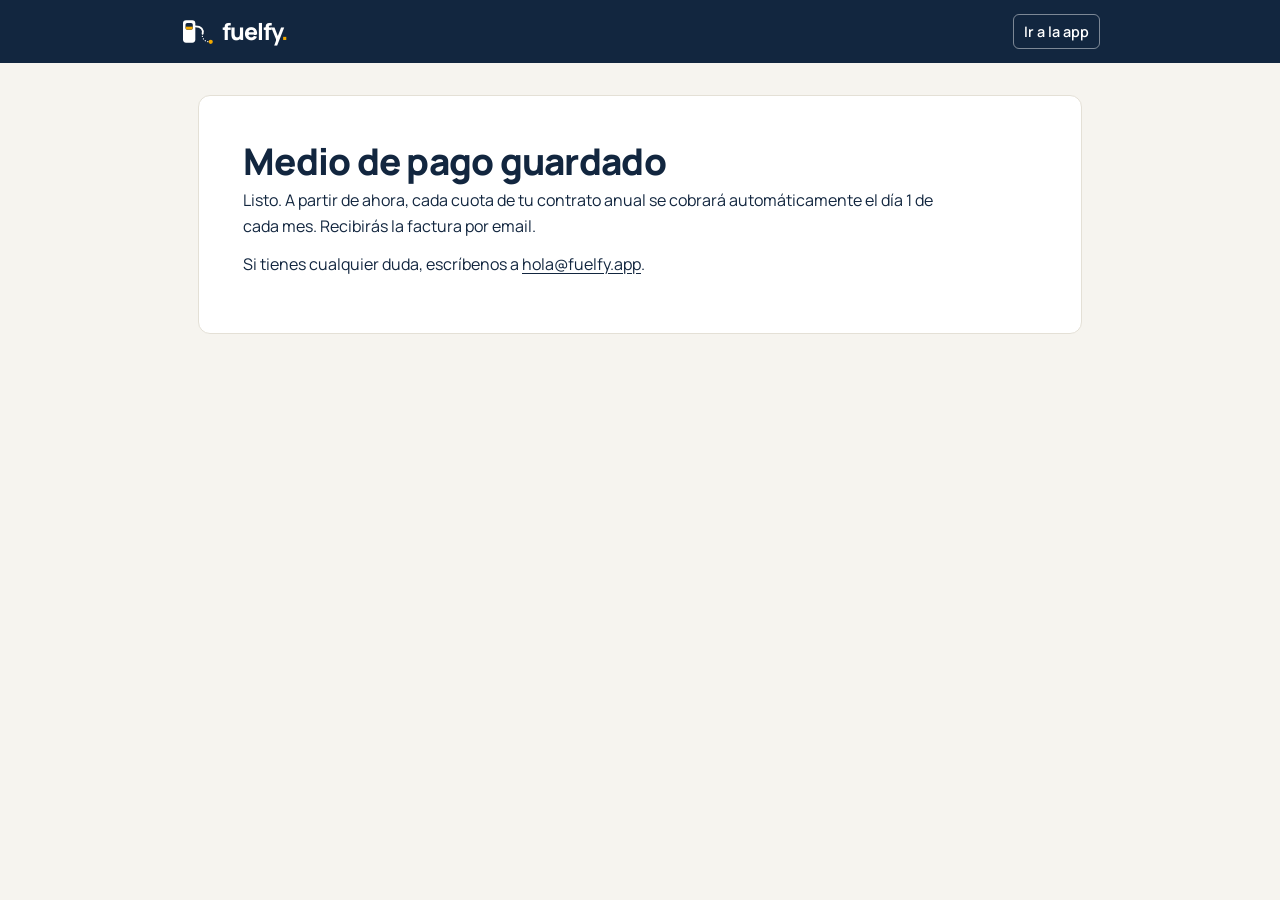
<file: docs/pago/index.html>
<!doctype html>
<html lang="es">
<head>
<meta charset="utf-8">
<meta name="viewport" content="width=device-width, initial-scale=1, viewport-fit=cover">
<title>Medio de pago · Fuelfy</title>
<meta name="robots" content="noindex">
<link rel="icon" href="../iconos/icono-192.png">
<link rel="preconnect" href="https://fonts.googleapis.com">
<link rel="stylesheet" href="https://fonts.googleapis.com/css2?family=Manrope:wght@500;600;700;800&display=swap">
<link rel="stylesheet" href="../legal/legal.css">
</head>
<body>
<header class="cab"><div class="cab-in">
  <a href="../" aria-label="Fuelfy"><svg width="34" height="28" viewBox="0 0 120 100" aria-hidden="true"><defs><clipPath id="lg"><rect x="19" y="18" width="26" height="24" rx="6"/></clipPath></defs><rect x="10" y="8" width="44" height="80" rx="11" fill="#FFFFFF"/><rect x="19" y="18" width="26" height="24" rx="6" fill="#12263F"/><rect x="19" y="31" width="26" height="11" fill="#F2A900" clip-path="url(#lg)"/><path d="M54 30C76 30 84 42 80 56" fill="none" stroke="#FFFFFF" stroke-width="6.5" stroke-linecap="round"/><path d="M80 56C76 70 86 84 102 85" fill="none" stroke="#FFFFFF" stroke-width="4.5" stroke-linecap="round" stroke-dasharray="0.5 9"/><circle cx="109" cy="85" r="7.5" fill="#F2A900"/></svg><span class="wm">fuelfy<i>.</i></span></a>
  <a class="volver" href="../app/">Ir a la app</a>
</div></header>
<main><article>
<h1 id="titulo">Medio de pago guardado</h1>
<p id="texto">Listo. A partir de ahora, cada cuota de tu contrato anual se cobrará automáticamente el día 1 de cada mes. Recibirás la factura por email.</p>
<p>Si tienes cualquier duda, escríbenos a <a href="mailto:hola@fuelfy.app">hola@fuelfy.app</a>.</p>
</article></main>
<script>
if (new URLSearchParams(location.search).has('cancelado')) {
  document.getElementById('titulo').textContent = 'No se ha guardado ningún medio de pago';
  document.getElementById('texto').textContent = 'Has salido sin guardar la tarjeta. Mientras tanto, cada cuota te llegará por email para pagarla. Si quieres el cargo automático, pídenos un enlace nuevo.';
}
</script>
</body>
</html>
</file>
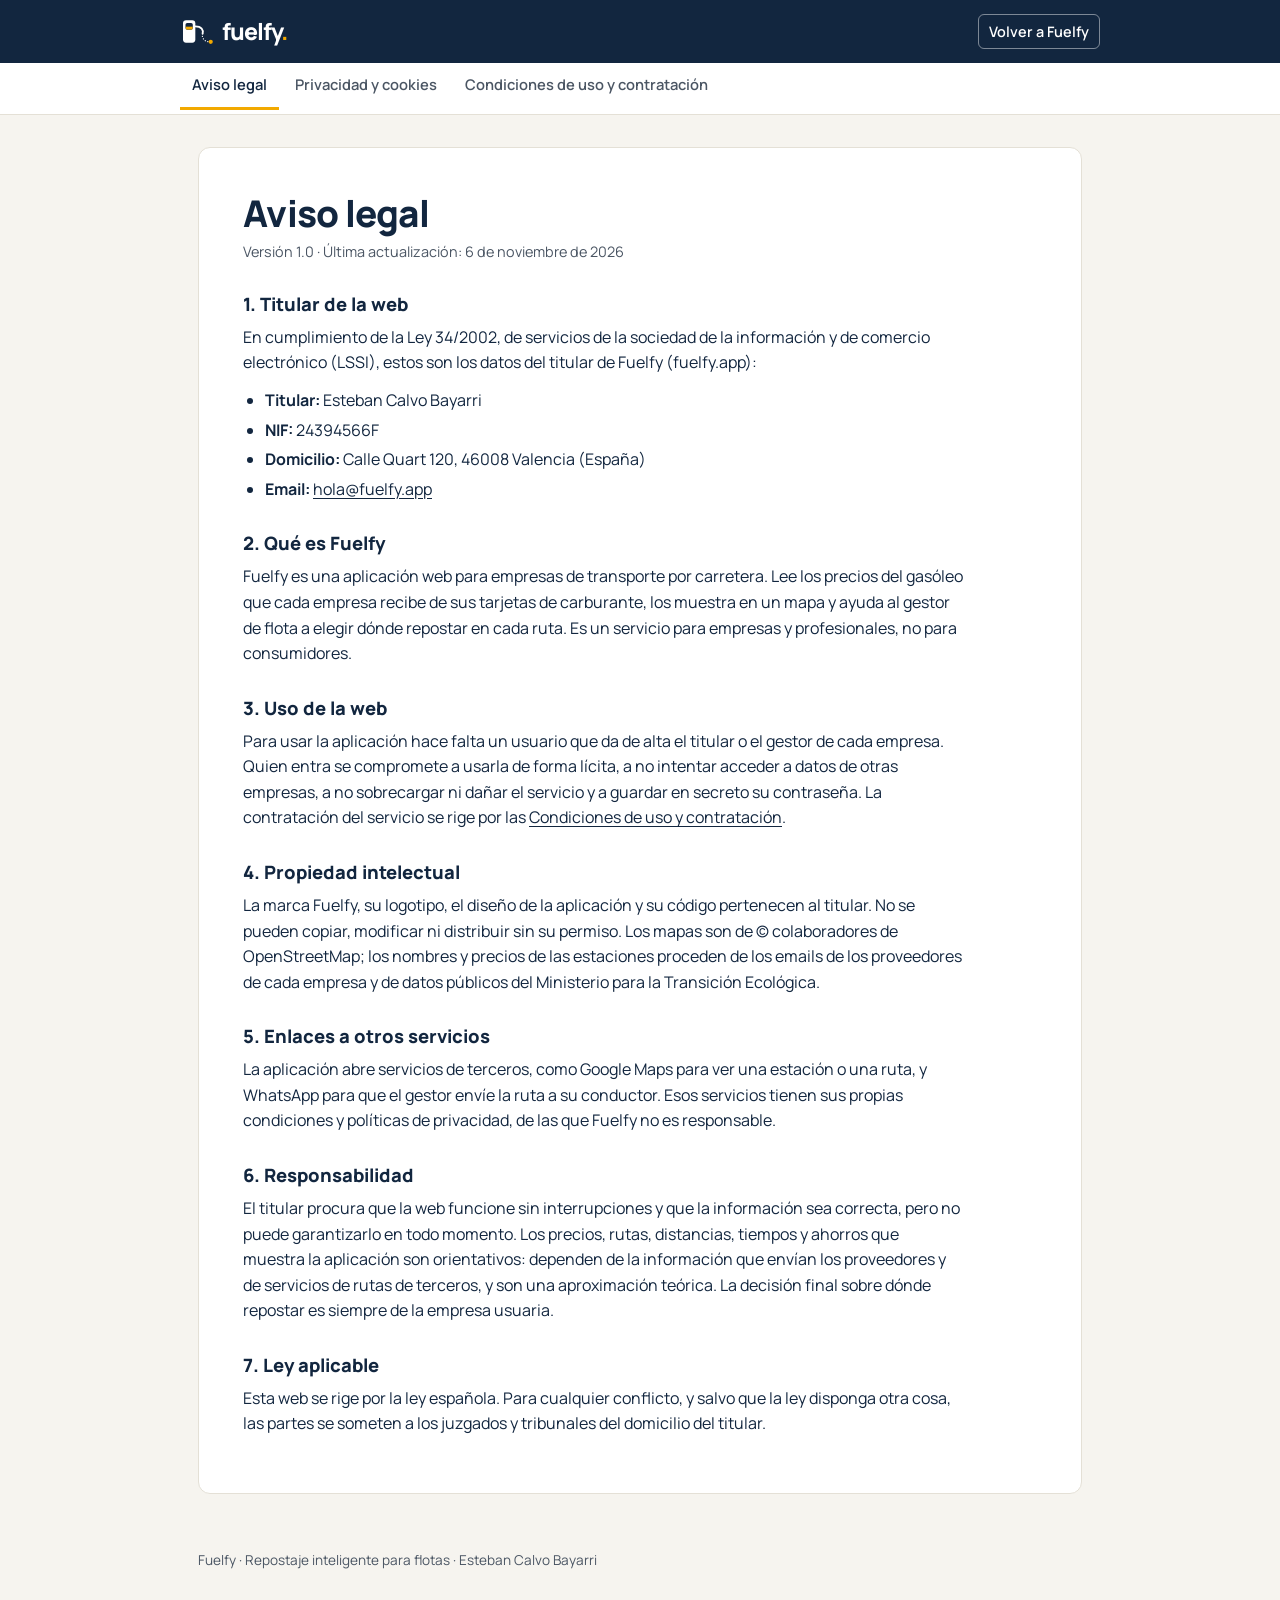
<file: docs/legal/aviso-legal.html>
<!doctype html>
<html lang="es">
<head>
<meta charset="utf-8">
<meta name="viewport" content="width=device-width, initial-scale=1, viewport-fit=cover">
<title>Aviso legal · Fuelfy</title>
<meta name="description" content="Datos del titular de Fuelfy y condiciones de uso de la web.">
<link rel="icon" href="../iconos/icono-192.png">
<link rel="preconnect" href="https://fonts.googleapis.com">
<link rel="stylesheet" href="https://fonts.googleapis.com/css2?family=Manrope:wght@500;600;700;800&display=swap">
<link rel="stylesheet" href="legal.css">
</head>
<body>
<header class="cab"><div class="cab-in">
  <a href="../" aria-label="Fuelfy, volver a la app"><svg width="34" height="28" viewBox="0 0 120 100" aria-hidden="true"><defs><clipPath id="lg"><rect x="19" y="18" width="26" height="24" rx="6"/></clipPath></defs><rect x="10" y="8" width="44" height="80" rx="11" fill="#FFFFFF"/><rect x="19" y="18" width="26" height="24" rx="6" fill="#12263F"/><rect x="19" y="31" width="26" height="11" fill="#F2A900" clip-path="url(#lg)"/><path d="M54 30C76 30 84 42 80 56" fill="none" stroke="#FFFFFF" stroke-width="6.5" stroke-linecap="round"/><path d="M80 56C76 70 86 84 102 85" fill="none" stroke="#FFFFFF" stroke-width="4.5" stroke-linecap="round" stroke-dasharray="0.5 9"/><circle cx="109" cy="85" r="7.5" fill="#F2A900"/></svg><span class="wm">fuelfy<i>.</i></span></a>
  <a class="volver" href="../">Volver a Fuelfy</a>
</div></header>
<nav class="textos" aria-label="Textos legales"><ul><li><a href="aviso-legal.html" aria-current="page">Aviso legal</a></li><li><a href="privacidad.html">Privacidad y cookies</a></li><li><a href="condiciones.html">Condiciones de uso y contratación</a></li></ul></nav>
<main><article>
<h1>Aviso legal</h1>
<p class="fecha">Versión 1.0 · Última actualización: 6 de noviembre de 2026</p>

<h2>1. Titular de la web</h2>
<p>En cumplimiento de la Ley 34/2002, de servicios de la sociedad de la información y de comercio electrónico (LSSI), estos son los datos del titular de Fuelfy (fuelfy.app):</p>
<ul>
  <li><b>Titular:</b> Esteban Calvo Bayarri</li>
  <li><b>NIF:</b> 24394566F</li>
  <li><b>Domicilio:</b> Calle Quart 120, 46008 Valencia (España)</li>
  <li><b>Email:</b> <a href="mailto:hola@fuelfy.app">hola@fuelfy.app</a></li>
</ul>

<h2>2. Qué es Fuelfy</h2>
<p>Fuelfy es una aplicación web para empresas de transporte por carretera. Lee los precios del gasóleo que cada empresa recibe de sus tarjetas de carburante, los muestra en un mapa y ayuda al gestor de flota a elegir dónde repostar en cada ruta. Es un servicio para empresas y profesionales, no para consumidores.</p>

<h2>3. Uso de la web</h2>
<p>Para usar la aplicación hace falta un usuario que da de alta el titular o el gestor de cada empresa. Quien entra se compromete a usarla de forma lícita, a no intentar acceder a datos de otras empresas, a no sobrecargar ni dañar el servicio y a guardar en secreto su contraseña. La contratación del servicio se rige por las <a href="condiciones.html">Condiciones de uso y contratación</a>.</p>

<h2>4. Propiedad intelectual</h2>
<p>La marca Fuelfy, su logotipo, el diseño de la aplicación y su código pertenecen al titular. No se pueden copiar, modificar ni distribuir sin su permiso. Los mapas son de © colaboradores de OpenStreetMap; los nombres y precios de las estaciones proceden de los emails de los proveedores de cada empresa y de datos públicos del Ministerio para la Transición Ecológica.</p>

<h2>5. Enlaces a otros servicios</h2>
<p>La aplicación abre servicios de terceros, como Google Maps para ver una estación o una ruta, y WhatsApp para que el gestor envíe la ruta a su conductor. Esos servicios tienen sus propias condiciones y políticas de privacidad, de las que Fuelfy no es responsable.</p>

<h2>6. Responsabilidad</h2>
<p>El titular procura que la web funcione sin interrupciones y que la información sea correcta, pero no puede garantizarlo en todo momento. Los precios, rutas, distancias, tiempos y ahorros que muestra la aplicación son orientativos: dependen de la información que envían los proveedores y de servicios de rutas de terceros, y son una aproximación teórica. La decisión final sobre dónde repostar es siempre de la empresa usuaria.</p>

<h2>7. Ley aplicable</h2>
<p>Esta web se rige por la ley española. Para cualquier conflicto, y salvo que la ley disponga otra cosa, las partes se someten a los juzgados y tribunales del domicilio del titular.</p>

</article></main>
<footer>Fuelfy · Repostaje inteligente para flotas · Esteban Calvo Bayarri</footer>
</body>
</html>
</file>
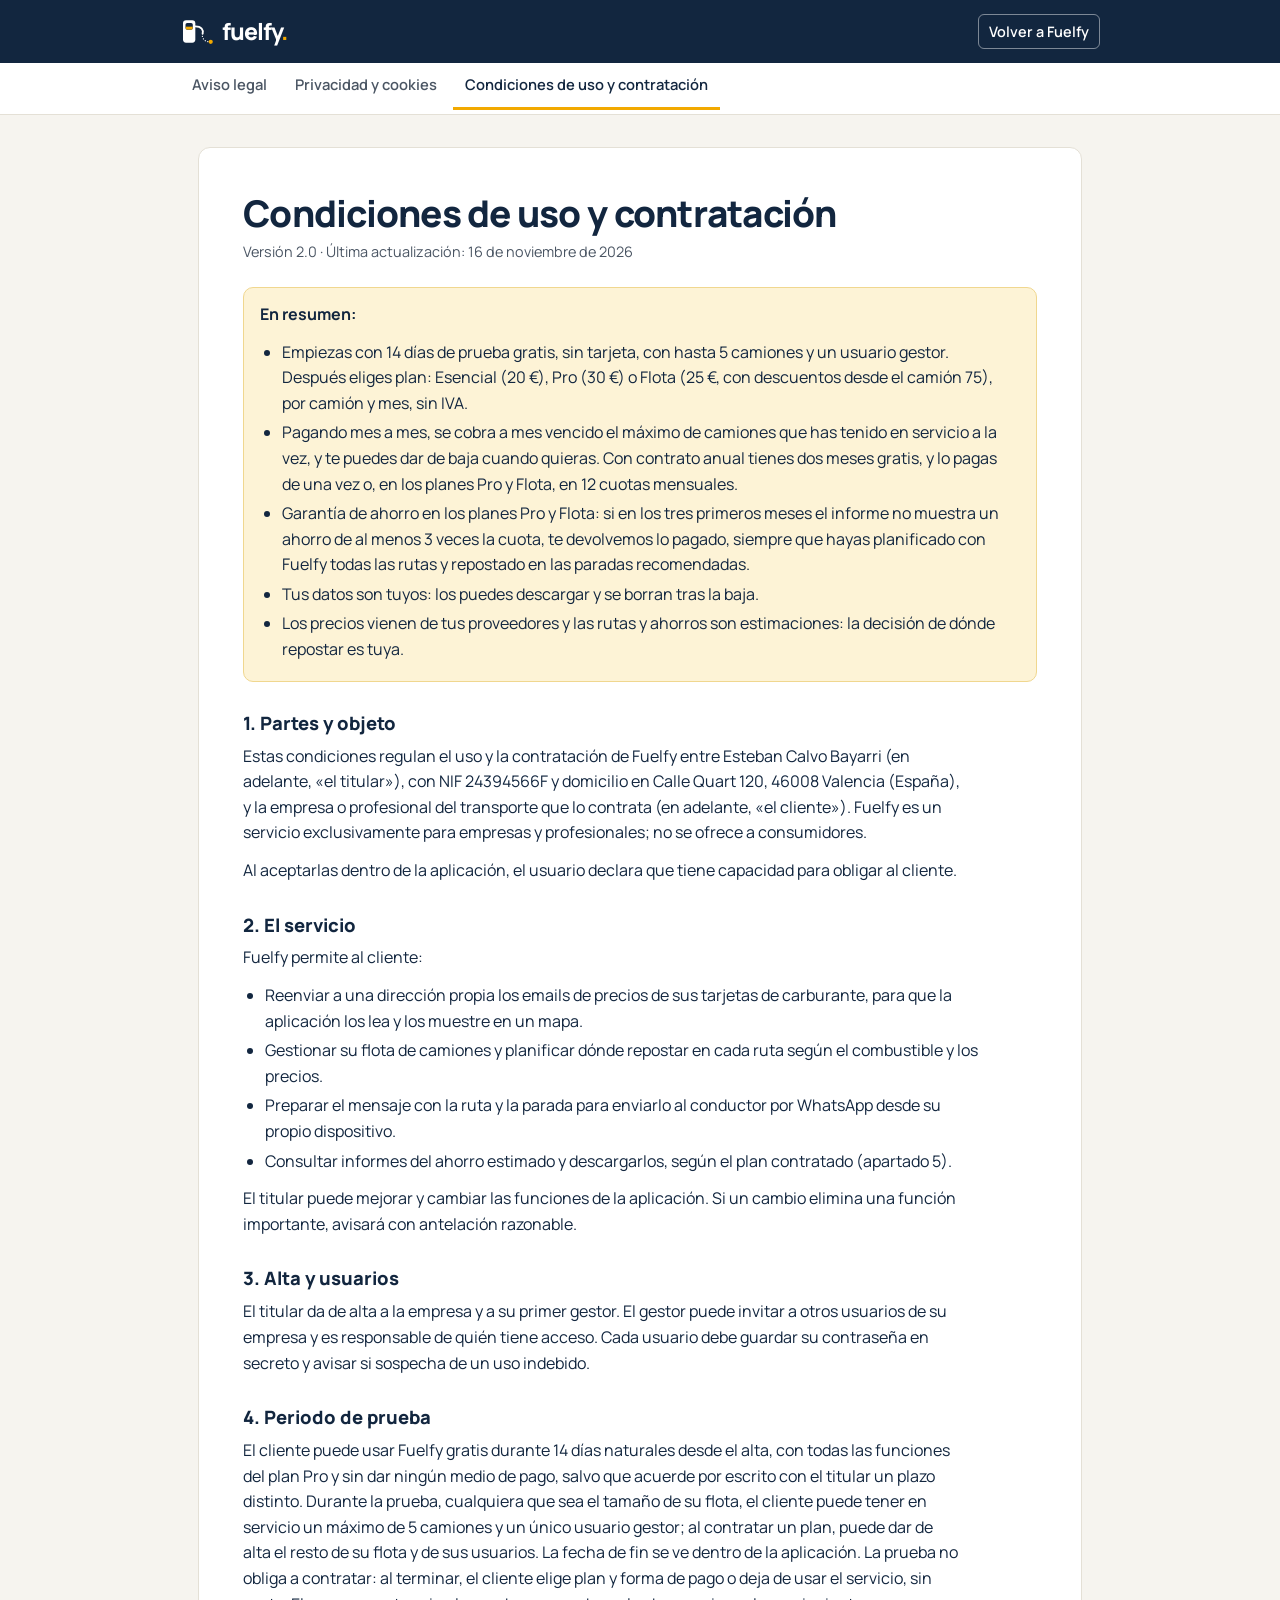
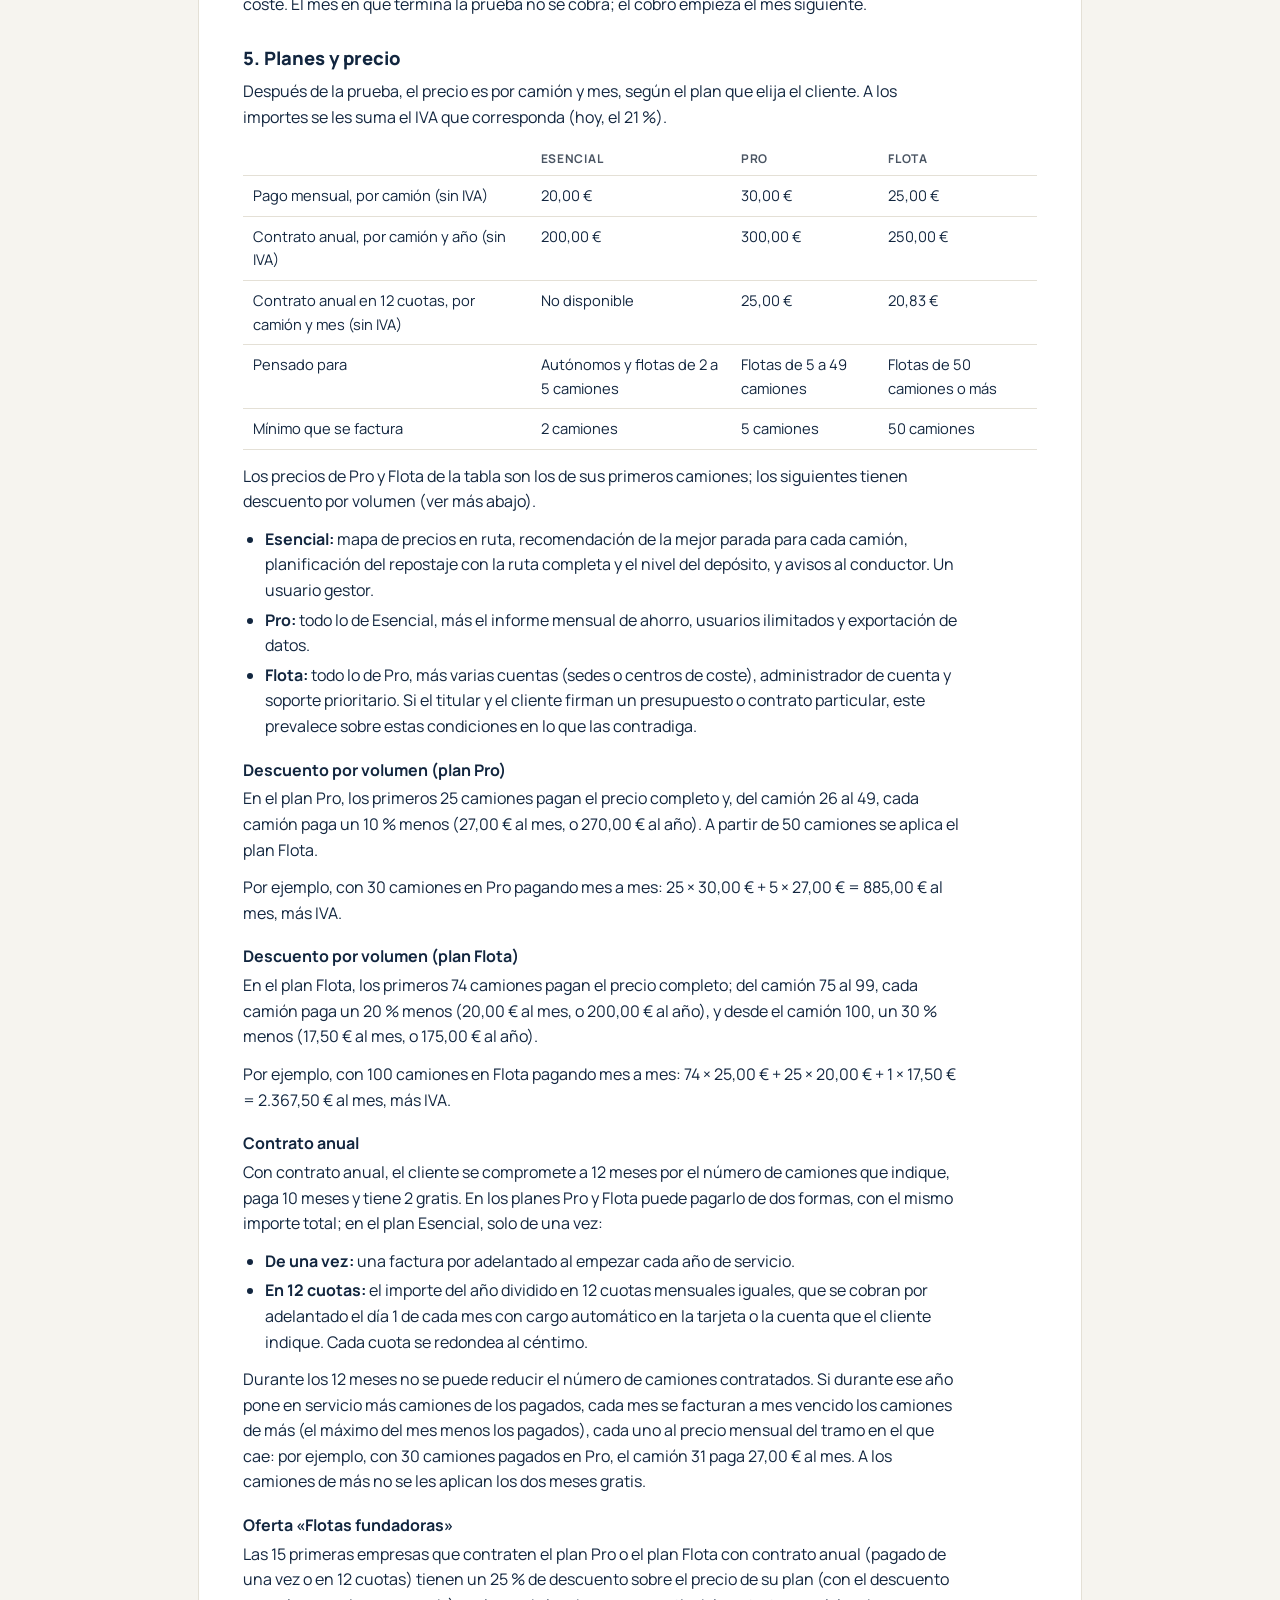
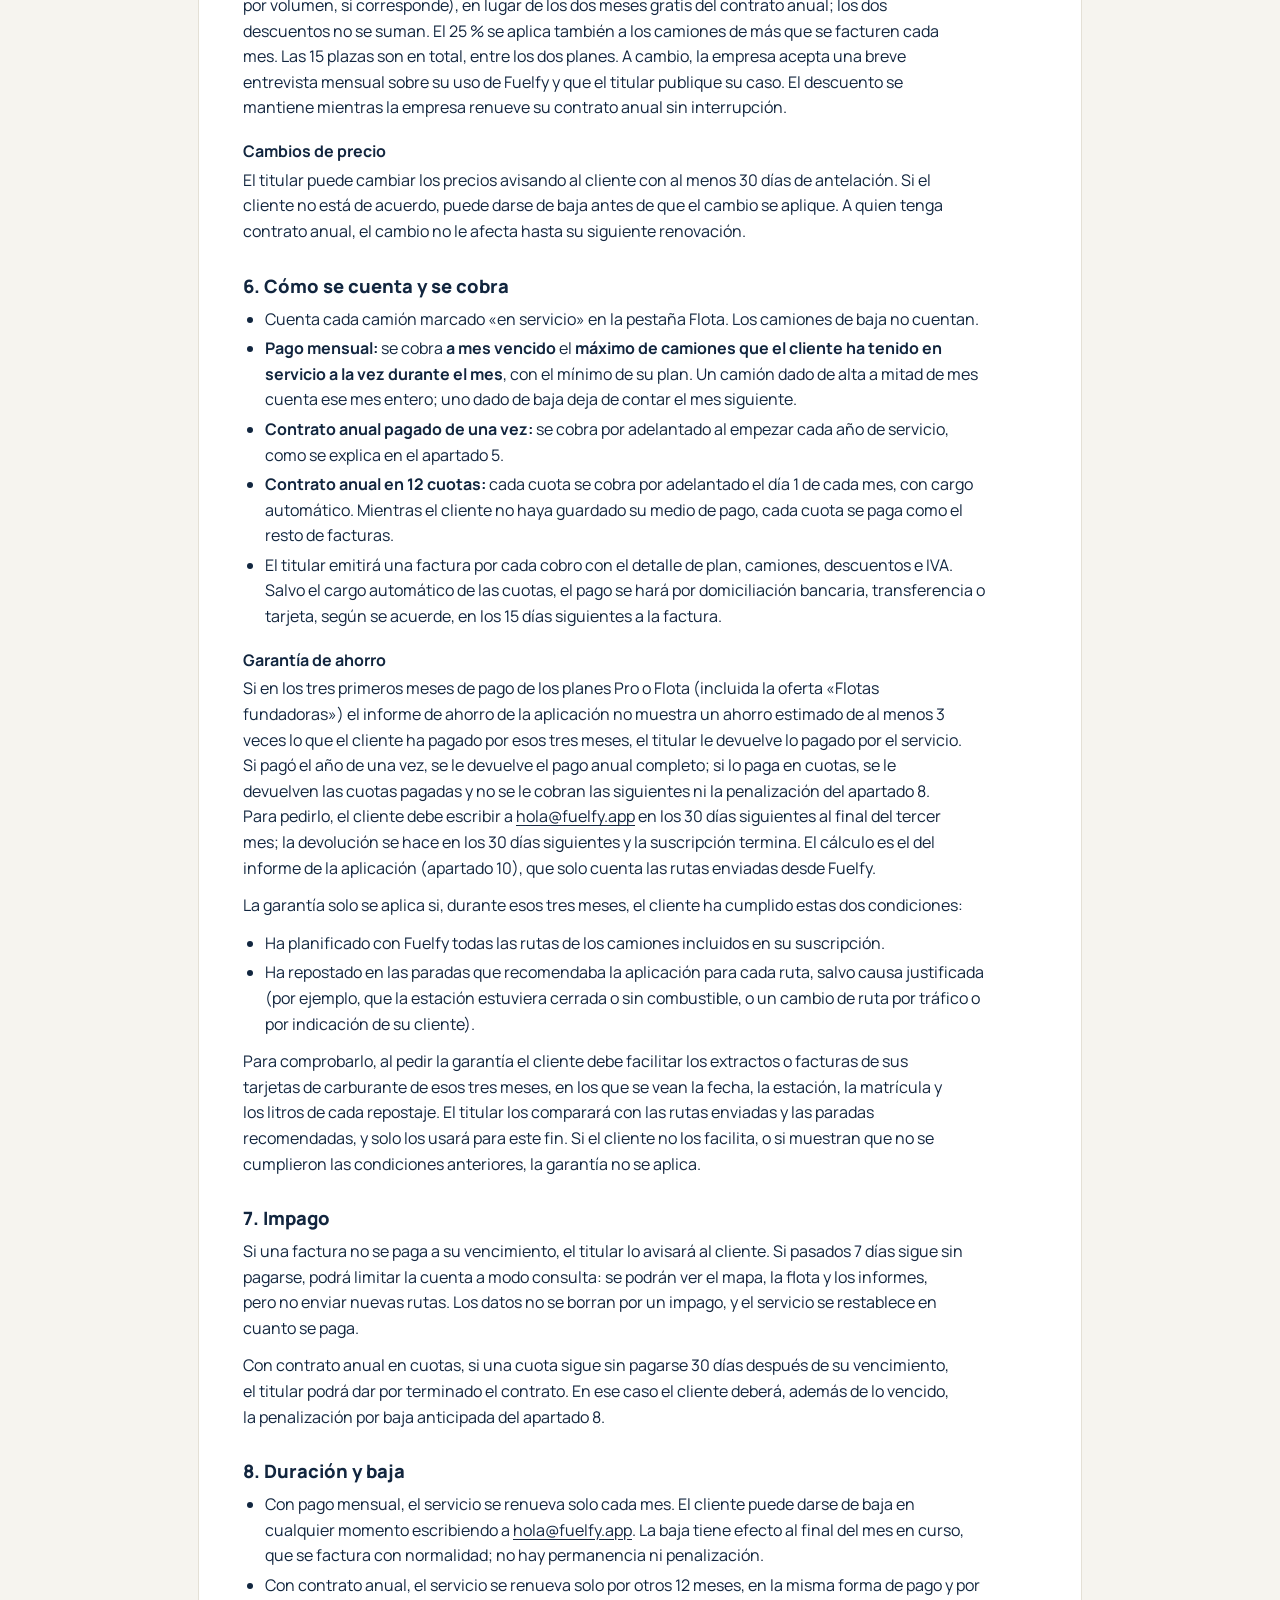
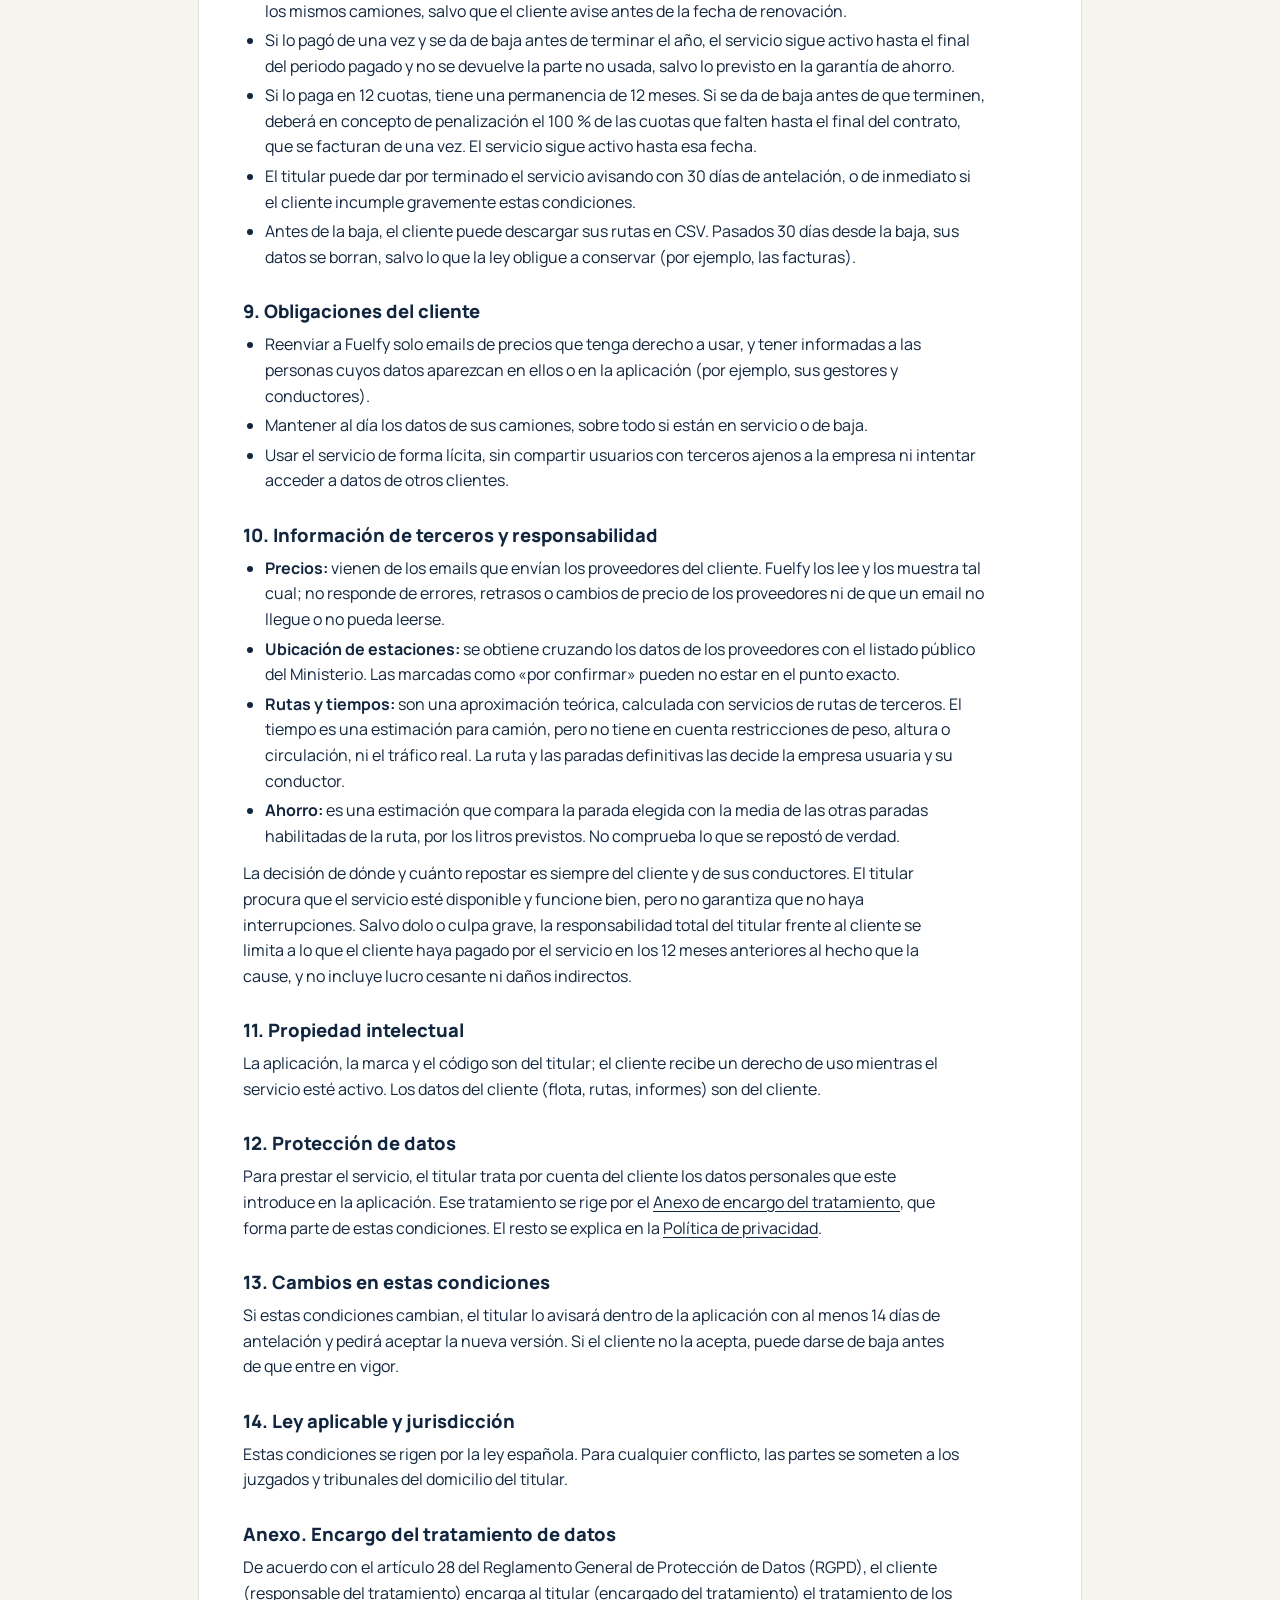
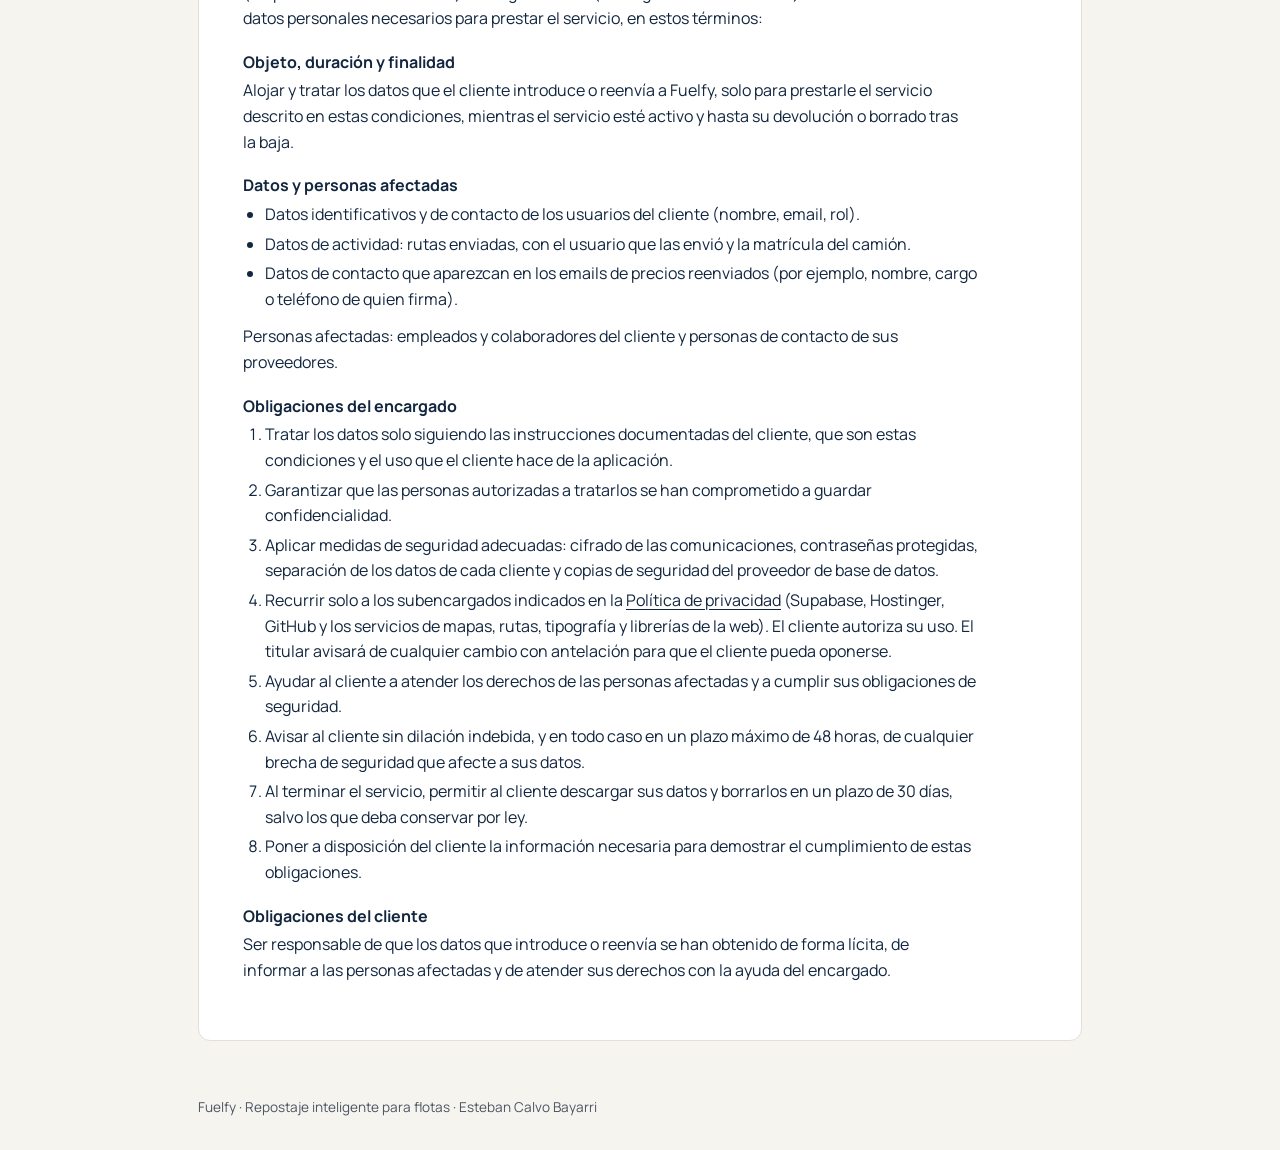
<file: docs/legal/condiciones.html>
<!doctype html>
<html lang="es">
<head>
<meta charset="utf-8">
<meta name="viewport" content="width=device-width, initial-scale=1, viewport-fit=cover">
<title>Condiciones de uso y contratación · Fuelfy</title>
<meta name="description" content="Planes, precio, cobro, prueba, baja y responsabilidades del servicio Fuelfy para empresas de transporte.">
<link rel="icon" href="../iconos/icono-192.png">
<link rel="preconnect" href="https://fonts.googleapis.com">
<link rel="stylesheet" href="https://fonts.googleapis.com/css2?family=Manrope:wght@500;600;700;800&display=swap">
<link rel="stylesheet" href="legal.css">
</head>
<body>
<header class="cab"><div class="cab-in">
  <a href="../" aria-label="Fuelfy, volver a la app"><svg width="34" height="28" viewBox="0 0 120 100" aria-hidden="true"><defs><clipPath id="lg"><rect x="19" y="18" width="26" height="24" rx="6"/></clipPath></defs><rect x="10" y="8" width="44" height="80" rx="11" fill="#FFFFFF"/><rect x="19" y="18" width="26" height="24" rx="6" fill="#12263F"/><rect x="19" y="31" width="26" height="11" fill="#F2A900" clip-path="url(#lg)"/><path d="M54 30C76 30 84 42 80 56" fill="none" stroke="#FFFFFF" stroke-width="6.5" stroke-linecap="round"/><path d="M80 56C76 70 86 84 102 85" fill="none" stroke="#FFFFFF" stroke-width="4.5" stroke-linecap="round" stroke-dasharray="0.5 9"/><circle cx="109" cy="85" r="7.5" fill="#F2A900"/></svg><span class="wm">fuelfy<i>.</i></span></a>
  <a class="volver" href="../">Volver a Fuelfy</a>
</div></header>
<nav class="textos" aria-label="Textos legales"><ul><li><a href="aviso-legal.html">Aviso legal</a></li><li><a href="privacidad.html">Privacidad y cookies</a></li><li><a href="condiciones.html" aria-current="page">Condiciones de uso y contratación</a></li></ul></nav>
<main><article>
<h1>Condiciones de uso y contratación</h1>
<p class="fecha">Versión 2.0 · Última actualización: 16 de noviembre de 2026</p>

<div class="resumen">
<p><b>En resumen:</b></p>
<ul>
  <li>Empiezas con 14 días de prueba gratis, sin tarjeta, con hasta 5 camiones y un usuario gestor. Después eliges plan: Esencial (20 €), Pro (30 €) o Flota (25 €, con descuentos desde el camión 75), por camión y mes, sin IVA.</li>
  <li>Pagando mes a mes, se cobra a mes vencido el máximo de camiones que has tenido en servicio a la vez, y te puedes dar de baja cuando quieras. Con contrato anual tienes dos meses gratis, y lo pagas de una vez o, en los planes Pro y Flota, en 12 cuotas mensuales.</li>
  <li>Garantía de ahorro en los planes Pro y Flota: si en los tres primeros meses el informe no muestra un ahorro de al menos 3 veces la cuota, te devolvemos lo pagado, siempre que hayas planificado con Fuelfy todas las rutas y repostado en las paradas recomendadas.</li>
  <li>Tus datos son tuyos: los puedes descargar y se borran tras la baja.</li>
  <li>Los precios vienen de tus proveedores y las rutas y ahorros son estimaciones: la decisión de dónde repostar es tuya.</li>
</ul>
</div>

<h2>1. Partes y objeto</h2>
<p>Estas condiciones regulan el uso y la contratación de Fuelfy entre Esteban Calvo Bayarri (en adelante, «el titular»), con NIF 24394566F y domicilio en Calle Quart 120, 46008 Valencia (España), y la empresa o profesional del transporte que lo contrata (en adelante, «el cliente»). Fuelfy es un servicio exclusivamente para empresas y profesionales; no se ofrece a consumidores.</p>
<p>Al aceptarlas dentro de la aplicación, el usuario declara que tiene capacidad para obligar al cliente.</p>

<h2>2. El servicio</h2>
<p>Fuelfy permite al cliente:</p>
<ul>
  <li>Reenviar a una dirección propia los emails de precios de sus tarjetas de carburante, para que la aplicación los lea y los muestre en un mapa.</li>
  <li>Gestionar su flota de camiones y planificar dónde repostar en cada ruta según el combustible y los precios.</li>
  <li>Preparar el mensaje con la ruta y la parada para enviarlo al conductor por WhatsApp desde su propio dispositivo.</li>
  <li>Consultar informes del ahorro estimado y descargarlos, según el plan contratado (apartado 5).</li>
</ul>
<p>El titular puede mejorar y cambiar las funciones de la aplicación. Si un cambio elimina una función importante, avisará con antelación razonable.</p>

<h2>3. Alta y usuarios</h2>
<p>El titular da de alta a la empresa y a su primer gestor. El gestor puede invitar a otros usuarios de su empresa y es responsable de quién tiene acceso. Cada usuario debe guardar su contraseña en secreto y avisar si sospecha de un uso indebido.</p>

<h2>4. Periodo de prueba</h2>
<p>El cliente puede usar Fuelfy gratis durante 14 días naturales desde el alta, con todas las funciones del plan Pro y sin dar ningún medio de pago, salvo que acuerde por escrito con el titular un plazo distinto. Durante la prueba, cualquiera que sea el tamaño de su flota, el cliente puede tener en servicio un máximo de 5 camiones y un único usuario gestor; al contratar un plan, puede dar de alta el resto de su flota y de sus usuarios. La fecha de fin se ve dentro de la aplicación. La prueba no obliga a contratar: al terminar, el cliente elige plan y forma de pago o deja de usar el servicio, sin coste. El mes en que termina la prueba no se cobra; el cobro empieza el mes siguiente.</p>

<h2 id="precio">5. Planes y precio</h2>
<p>Después de la prueba, el precio es por camión y mes, según el plan que elija el cliente. A los importes se les suma el IVA que corresponda (hoy, el 21 %).</p>
<div class="tabla"><table class="planes">
<thead><tr><th></th><th>Esencial</th><th>Pro</th><th>Flota</th></tr></thead>
<tbody>
<tr><td>Pago mensual, por camión (sin IVA)</td><td>20,00 €</td><td>30,00 €</td><td>25,00 €</td></tr>
<tr><td>Contrato anual, por camión y año (sin IVA)</td><td>200,00 €</td><td>300,00 €</td><td>250,00 €</td></tr>
<tr><td>Contrato anual en 12 cuotas, por camión y mes (sin IVA)</td><td>No disponible</td><td>25,00 €</td><td>20,83 €</td></tr>
<tr><td>Pensado para</td><td>Autónomos y flotas de 2 a 5 camiones</td><td>Flotas de 5 a 49 camiones</td><td>Flotas de 50 camiones o más</td></tr>
<tr><td>Mínimo que se factura</td><td>2 camiones</td><td>5 camiones</td><td>50 camiones</td></tr>
</tbody></table></div>
<p>Los precios de Pro y Flota de la tabla son los de sus primeros camiones; los siguientes tienen descuento por volumen (ver más abajo).</p>
<ul>
  <li><b>Esencial:</b> mapa de precios en ruta, recomendación de la mejor parada para cada camión, planificación del repostaje con la ruta completa y el nivel del depósito, y avisos al conductor. Un usuario gestor.</li>
  <li><b>Pro:</b> todo lo de Esencial, más el informe mensual de ahorro, usuarios ilimitados y exportación de datos.</li>
  <li><b>Flota:</b> todo lo de Pro, más varias cuentas (sedes o centros de coste), administrador de cuenta y soporte prioritario. Si el titular y el cliente firman un presupuesto o contrato particular, este prevalece sobre estas condiciones en lo que las contradiga.</li>
</ul>
<h3>Descuento por volumen (plan Pro)</h3>
<p>En el plan Pro, los primeros 25 camiones pagan el precio completo y, del camión 26 al 49, cada camión paga un 10 % menos (27,00 € al mes, o 270,00 € al año). A partir de 50 camiones se aplica el plan Flota.</p>
<p>Por ejemplo, con 30 camiones en Pro pagando mes a mes: 25 × 30,00 € + 5 × 27,00 € = 885,00 € al mes, más IVA.</p>
<h3>Descuento por volumen (plan Flota)</h3>
<p>En el plan Flota, los primeros 74 camiones pagan el precio completo; del camión 75 al 99, cada camión paga un 20 % menos (20,00 € al mes, o 200,00 € al año), y desde el camión 100, un 30 % menos (17,50 € al mes, o 175,00 € al año).</p>
<p>Por ejemplo, con 100 camiones en Flota pagando mes a mes: 74 × 25,00 € + 25 × 20,00 € + 1 × 17,50 € = 2.367,50 € al mes, más IVA.</p>
<h3 id="anual">Contrato anual</h3>
<p>Con contrato anual, el cliente se compromete a 12 meses por el número de camiones que indique, paga 10 meses y tiene 2 gratis. En los planes Pro y Flota puede pagarlo de dos formas, con el mismo importe total; en el plan Esencial, solo de una vez:</p>
<ul>
  <li><b>De una vez:</b> una factura por adelantado al empezar cada año de servicio.</li>
  <li><b>En 12 cuotas:</b> el importe del año dividido en 12 cuotas mensuales iguales, que se cobran por adelantado el día 1 de cada mes con cargo automático en la tarjeta o la cuenta que el cliente indique. Cada cuota se redondea al céntimo.</li>
</ul>
<p>Durante los 12 meses no se puede reducir el número de camiones contratados. Si durante ese año pone en servicio más camiones de los pagados, cada mes se facturan a mes vencido los camiones de más (el máximo del mes menos los pagados), cada uno al precio mensual del tramo en el que cae: por ejemplo, con 30 camiones pagados en Pro, el camión 31 paga 27,00 € al mes. A los camiones de más no se les aplican los dos meses gratis.</p>
<h3 id="fundadoras">Oferta «Flotas fundadoras»</h3>
<p>Las 15 primeras empresas que contraten el plan Pro o el plan Flota con contrato anual (pagado de una vez o en 12 cuotas) tienen un 25 % de descuento sobre el precio de su plan (con el descuento por volumen, si corresponde), en lugar de los dos meses gratis del contrato anual; los dos descuentos no se suman. El 25 % se aplica también a los camiones de más que se facturen cada mes. Las 15 plazas son en total, entre los dos planes. A cambio, la empresa acepta una breve entrevista mensual sobre su uso de Fuelfy y que el titular publique su caso. El descuento se mantiene mientras la empresa renueve su contrato anual sin interrupción.</p>
<h3>Cambios de precio</h3>
<p>El titular puede cambiar los precios avisando al cliente con al menos 30 días de antelación. Si el cliente no está de acuerdo, puede darse de baja antes de que el cambio se aplique. A quien tenga contrato anual, el cambio no le afecta hasta su siguiente renovación.</p>

<h2>6. Cómo se cuenta y se cobra</h2>
<ul>
  <li>Cuenta cada camión marcado «en servicio» en la pestaña Flota. Los camiones de baja no cuentan.</li>
  <li><b>Pago mensual:</b> se cobra <b>a mes vencido</b> el <b>máximo de camiones que el cliente ha tenido en servicio a la vez durante el mes</b>, con el mínimo de su plan. Un camión dado de alta a mitad de mes cuenta ese mes entero; uno dado de baja deja de contar el mes siguiente.</li>
  <li><b>Contrato anual pagado de una vez:</b> se cobra por adelantado al empezar cada año de servicio, como se explica en el apartado 5.</li>
  <li><b>Contrato anual en 12 cuotas:</b> cada cuota se cobra por adelantado el día 1 de cada mes, con cargo automático. Mientras el cliente no haya guardado su medio de pago, cada cuota se paga como el resto de facturas.</li>
  <li>El titular emitirá una factura por cada cobro con el detalle de plan, camiones, descuentos e IVA. Salvo el cargo automático de las cuotas, el pago se hará por domiciliación bancaria, transferencia o tarjeta, según se acuerde, en los 15 días siguientes a la factura.</li>
</ul>

<h3 id="garantia">Garantía de ahorro</h3>
<p>Si en los tres primeros meses de pago de los planes Pro o Flota (incluida la oferta «Flotas fundadoras») el informe de ahorro de la aplicación no muestra un ahorro estimado de al menos 3 veces lo que el cliente ha pagado por esos tres meses, el titular le devuelve lo pagado por el servicio. Si pagó el año de una vez, se le devuelve el pago anual completo; si lo paga en cuotas, se le devuelven las cuotas pagadas y no se le cobran las siguientes ni la penalización del apartado 8. Para pedirlo, el cliente debe escribir a <a href="mailto:hola@fuelfy.app">hola@fuelfy.app</a> en los 30 días siguientes al final del tercer mes; la devolución se hace en los 30 días siguientes y la suscripción termina. El cálculo es el del informe de la aplicación (apartado 10), que solo cuenta las rutas enviadas desde Fuelfy.</p>
<p>La garantía solo se aplica si, durante esos tres meses, el cliente ha cumplido estas dos condiciones:</p>
<ul>
  <li>Ha planificado con Fuelfy todas las rutas de los camiones incluidos en su suscripción.</li>
  <li>Ha repostado en las paradas que recomendaba la aplicación para cada ruta, salvo causa justificada (por ejemplo, que la estación estuviera cerrada o sin combustible, o un cambio de ruta por tráfico o por indicación de su cliente).</li>
</ul>
<p>Para comprobarlo, al pedir la garantía el cliente debe facilitar los extractos o facturas de sus tarjetas de carburante de esos tres meses, en los que se vean la fecha, la estación, la matrícula y los litros de cada repostaje. El titular los comparará con las rutas enviadas y las paradas recomendadas, y solo los usará para este fin. Si el cliente no los facilita, o si muestran que no se cumplieron las condiciones anteriores, la garantía no se aplica.</p>

<h2>7. Impago</h2>
<p>Si una factura no se paga a su vencimiento, el titular lo avisará al cliente. Si pasados 7 días sigue sin pagarse, podrá limitar la cuenta a modo consulta: se podrán ver el mapa, la flota y los informes, pero no enviar nuevas rutas. Los datos no se borran por un impago, y el servicio se restablece en cuanto se paga.</p>
<p>Con contrato anual en cuotas, si una cuota sigue sin pagarse 30 días después de su vencimiento, el titular podrá dar por terminado el contrato. En ese caso el cliente deberá, además de lo vencido, la penalización por baja anticipada del apartado 8.</p>

<h2>8. Duración y baja</h2>
<ul>
  <li>Con pago mensual, el servicio se renueva solo cada mes. El cliente puede darse de baja en cualquier momento escribiendo a <a href="mailto:hola@fuelfy.app">hola@fuelfy.app</a>. La baja tiene efecto al final del mes en curso, que se factura con normalidad; no hay permanencia ni penalización.</li>
  <li>Con contrato anual, el servicio se renueva solo por otros 12 meses, en la misma forma de pago y por los mismos camiones, salvo que el cliente avise antes de la fecha de renovación.</li>
  <li>Si lo pagó de una vez y se da de baja antes de terminar el año, el servicio sigue activo hasta el final del periodo pagado y no se devuelve la parte no usada, salvo lo previsto en la garantía de ahorro.</li>
  <li>Si lo paga en 12 cuotas, tiene una permanencia de 12 meses. Si se da de baja antes de que terminen, deberá en concepto de penalización el 100 % de las cuotas que falten hasta el final del contrato, que se facturan de una vez. El servicio sigue activo hasta esa fecha.</li>
  <li>El titular puede dar por terminado el servicio avisando con 30 días de antelación, o de inmediato si el cliente incumple gravemente estas condiciones.</li>
  <li>Antes de la baja, el cliente puede descargar sus rutas en CSV. Pasados 30 días desde la baja, sus datos se borran, salvo lo que la ley obligue a conservar (por ejemplo, las facturas).</li>
</ul>

<h2>9. Obligaciones del cliente</h2>
<ul>
  <li>Reenviar a Fuelfy solo emails de precios que tenga derecho a usar, y tener informadas a las personas cuyos datos aparezcan en ellos o en la aplicación (por ejemplo, sus gestores y conductores).</li>
  <li>Mantener al día los datos de sus camiones, sobre todo si están en servicio o de baja.</li>
  <li>Usar el servicio de forma lícita, sin compartir usuarios con terceros ajenos a la empresa ni intentar acceder a datos de otros clientes.</li>
</ul>

<h2>10. Información de terceros y responsabilidad</h2>
<ul>
  <li><b>Precios:</b> vienen de los emails que envían los proveedores del cliente. Fuelfy los lee y los muestra tal cual; no responde de errores, retrasos o cambios de precio de los proveedores ni de que un email no llegue o no pueda leerse.</li>
  <li><b>Ubicación de estaciones:</b> se obtiene cruzando los datos de los proveedores con el listado público del Ministerio. Las marcadas como «por confirmar» pueden no estar en el punto exacto.</li>
  <li><b>Rutas y tiempos:</b> son una aproximación teórica, calculada con servicios de rutas de terceros. El tiempo es una estimación para camión, pero no tiene en cuenta restricciones de peso, altura o circulación, ni el tráfico real. La ruta y las paradas definitivas las decide la empresa usuaria y su conductor.</li>
  <li><b>Ahorro:</b> es una estimación que compara la parada elegida con la media de las otras paradas habilitadas de la ruta, por los litros previstos. No comprueba lo que se repostó de verdad.</li>
</ul>
<p>La decisión de dónde y cuánto repostar es siempre del cliente y de sus conductores. El titular procura que el servicio esté disponible y funcione bien, pero no garantiza que no haya interrupciones. Salvo dolo o culpa grave, la responsabilidad total del titular frente al cliente se limita a lo que el cliente haya pagado por el servicio en los 12 meses anteriores al hecho que la cause, y no incluye lucro cesante ni daños indirectos.</p>

<h2>11. Propiedad intelectual</h2>
<p>La aplicación, la marca y el código son del titular; el cliente recibe un derecho de uso mientras el servicio esté activo. Los datos del cliente (flota, rutas, informes) son del cliente.</p>

<h2>12. Protección de datos</h2>
<p>Para prestar el servicio, el titular trata por cuenta del cliente los datos personales que este introduce en la aplicación. Ese tratamiento se rige por el <a href="#encargo">Anexo de encargo del tratamiento</a>, que forma parte de estas condiciones. El resto se explica en la <a href="privacidad.html">Política de privacidad</a>.</p>

<h2>13. Cambios en estas condiciones</h2>
<p>Si estas condiciones cambian, el titular lo avisará dentro de la aplicación con al menos 14 días de antelación y pedirá aceptar la nueva versión. Si el cliente no la acepta, puede darse de baja antes de que entre en vigor.</p>

<h2>14. Ley aplicable y jurisdicción</h2>
<p>Estas condiciones se rigen por la ley española. Para cualquier conflicto, las partes se someten a los juzgados y tribunales del domicilio del titular.</p>

<h2 id="encargo">Anexo. Encargo del tratamiento de datos</h2>
<p>De acuerdo con el artículo 28 del Reglamento General de Protección de Datos (RGPD), el cliente (responsable del tratamiento) encarga al titular (encargado del tratamiento) el tratamiento de los datos personales necesarios para prestar el servicio, en estos términos:</p>
<h3>Objeto, duración y finalidad</h3>
<p>Alojar y tratar los datos que el cliente introduce o reenvía a Fuelfy, solo para prestarle el servicio descrito en estas condiciones, mientras el servicio esté activo y hasta su devolución o borrado tras la baja.</p>
<h3>Datos y personas afectadas</h3>
<ul>
  <li>Datos identificativos y de contacto de los usuarios del cliente (nombre, email, rol).</li>
  <li>Datos de actividad: rutas enviadas, con el usuario que las envió y la matrícula del camión.</li>
  <li>Datos de contacto que aparezcan en los emails de precios reenviados (por ejemplo, nombre, cargo o teléfono de quien firma).</li>
</ul>
<p>Personas afectadas: empleados y colaboradores del cliente y personas de contacto de sus proveedores.</p>
<h3>Obligaciones del encargado</h3>
<ol>
  <li>Tratar los datos solo siguiendo las instrucciones documentadas del cliente, que son estas condiciones y el uso que el cliente hace de la aplicación.</li>
  <li>Garantizar que las personas autorizadas a tratarlos se han comprometido a guardar confidencialidad.</li>
  <li>Aplicar medidas de seguridad adecuadas: cifrado de las comunicaciones, contraseñas protegidas, separación de los datos de cada cliente y copias de seguridad del proveedor de base de datos.</li>
  <li>Recurrir solo a los subencargados indicados en la <a href="privacidad.html">Política de privacidad</a> (Supabase, Hostinger, GitHub y los servicios de mapas, rutas, tipografía y librerías de la web). El cliente autoriza su uso. El titular avisará de cualquier cambio con antelación para que el cliente pueda oponerse.</li>
  <li>Ayudar al cliente a atender los derechos de las personas afectadas y a cumplir sus obligaciones de seguridad.</li>
  <li>Avisar al cliente sin dilación indebida, y en todo caso en un plazo máximo de 48 horas, de cualquier brecha de seguridad que afecte a sus datos.</li>
  <li>Al terminar el servicio, permitir al cliente descargar sus datos y borrarlos en un plazo de 30 días, salvo los que deba conservar por ley.</li>
  <li>Poner a disposición del cliente la información necesaria para demostrar el cumplimiento de estas obligaciones.</li>
</ol>
<h3>Obligaciones del cliente</h3>
<p>Ser responsable de que los datos que introduce o reenvía se han obtenido de forma lícita, de informar a las personas afectadas y de atender sus derechos con la ayuda del encargado.</p>

</article></main>
<footer>Fuelfy · Repostaje inteligente para flotas · Esteban Calvo Bayarri</footer>
</body>
</html>
</file>
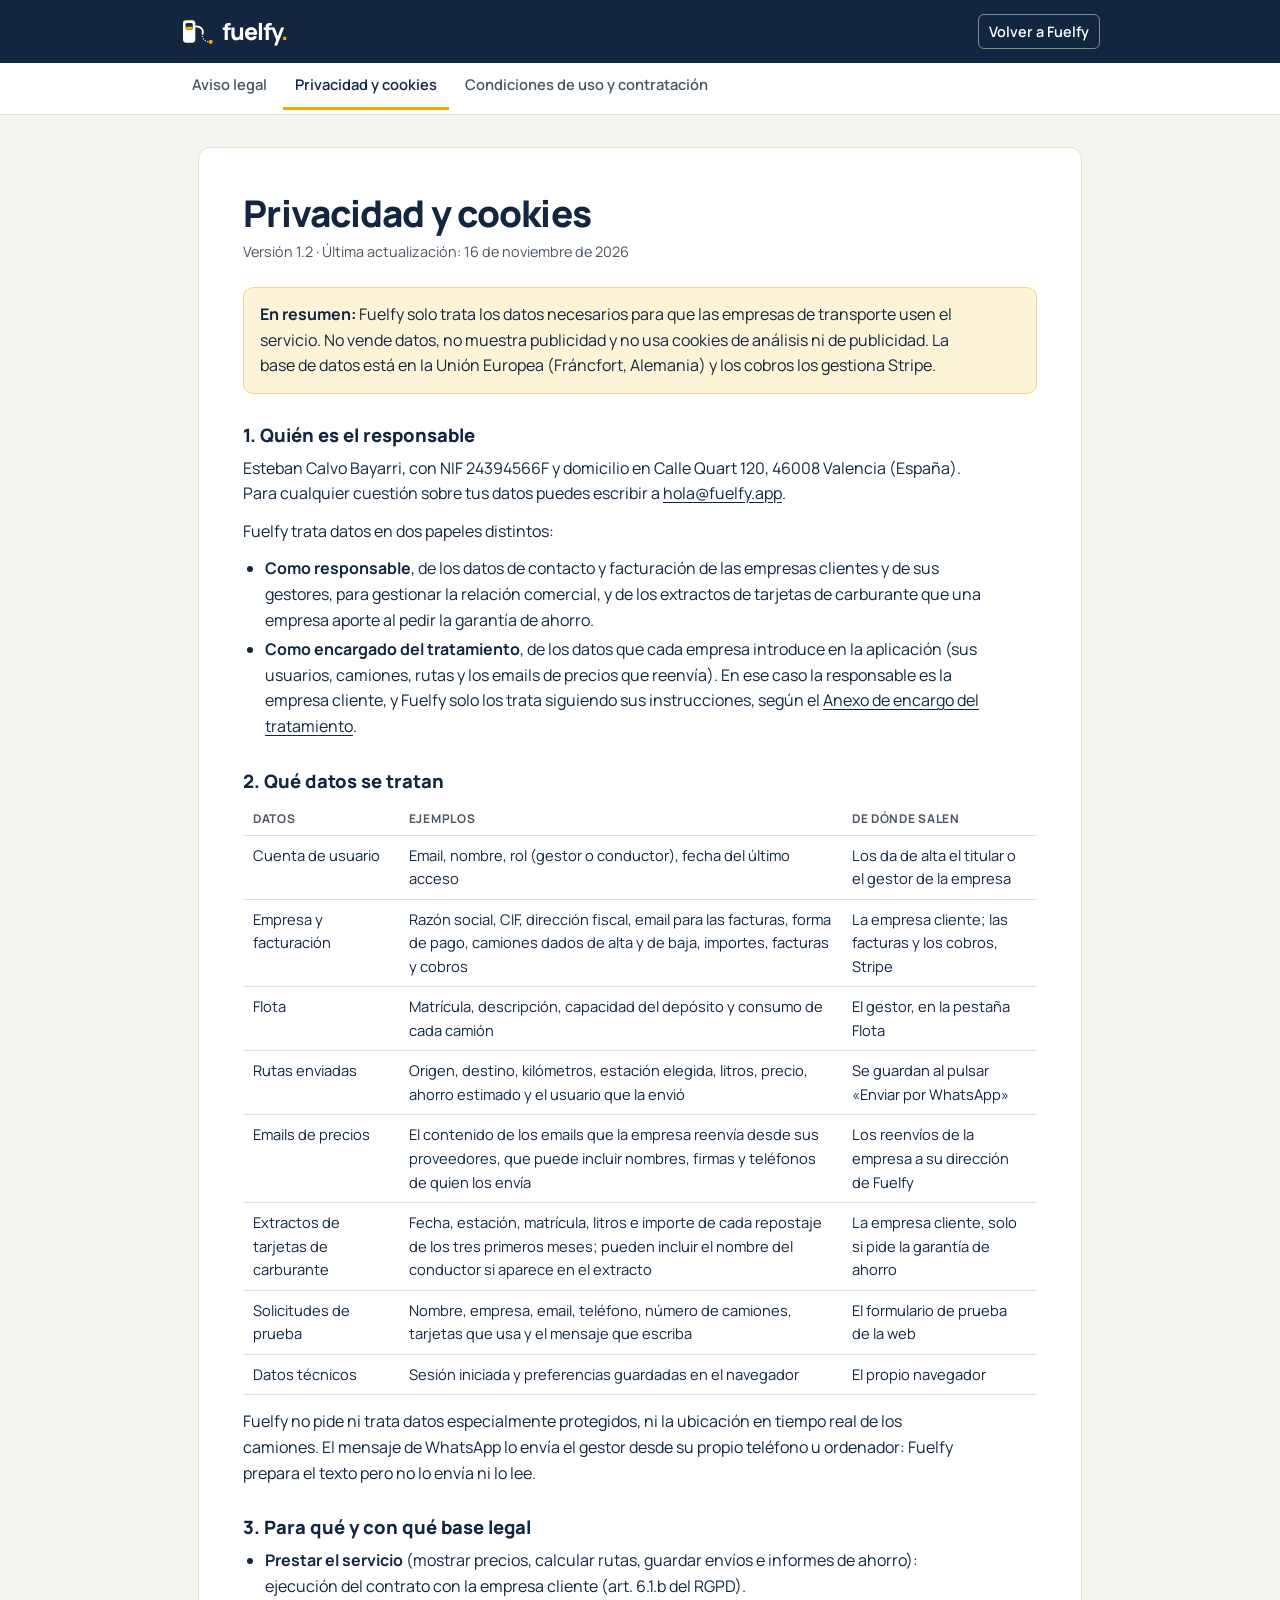
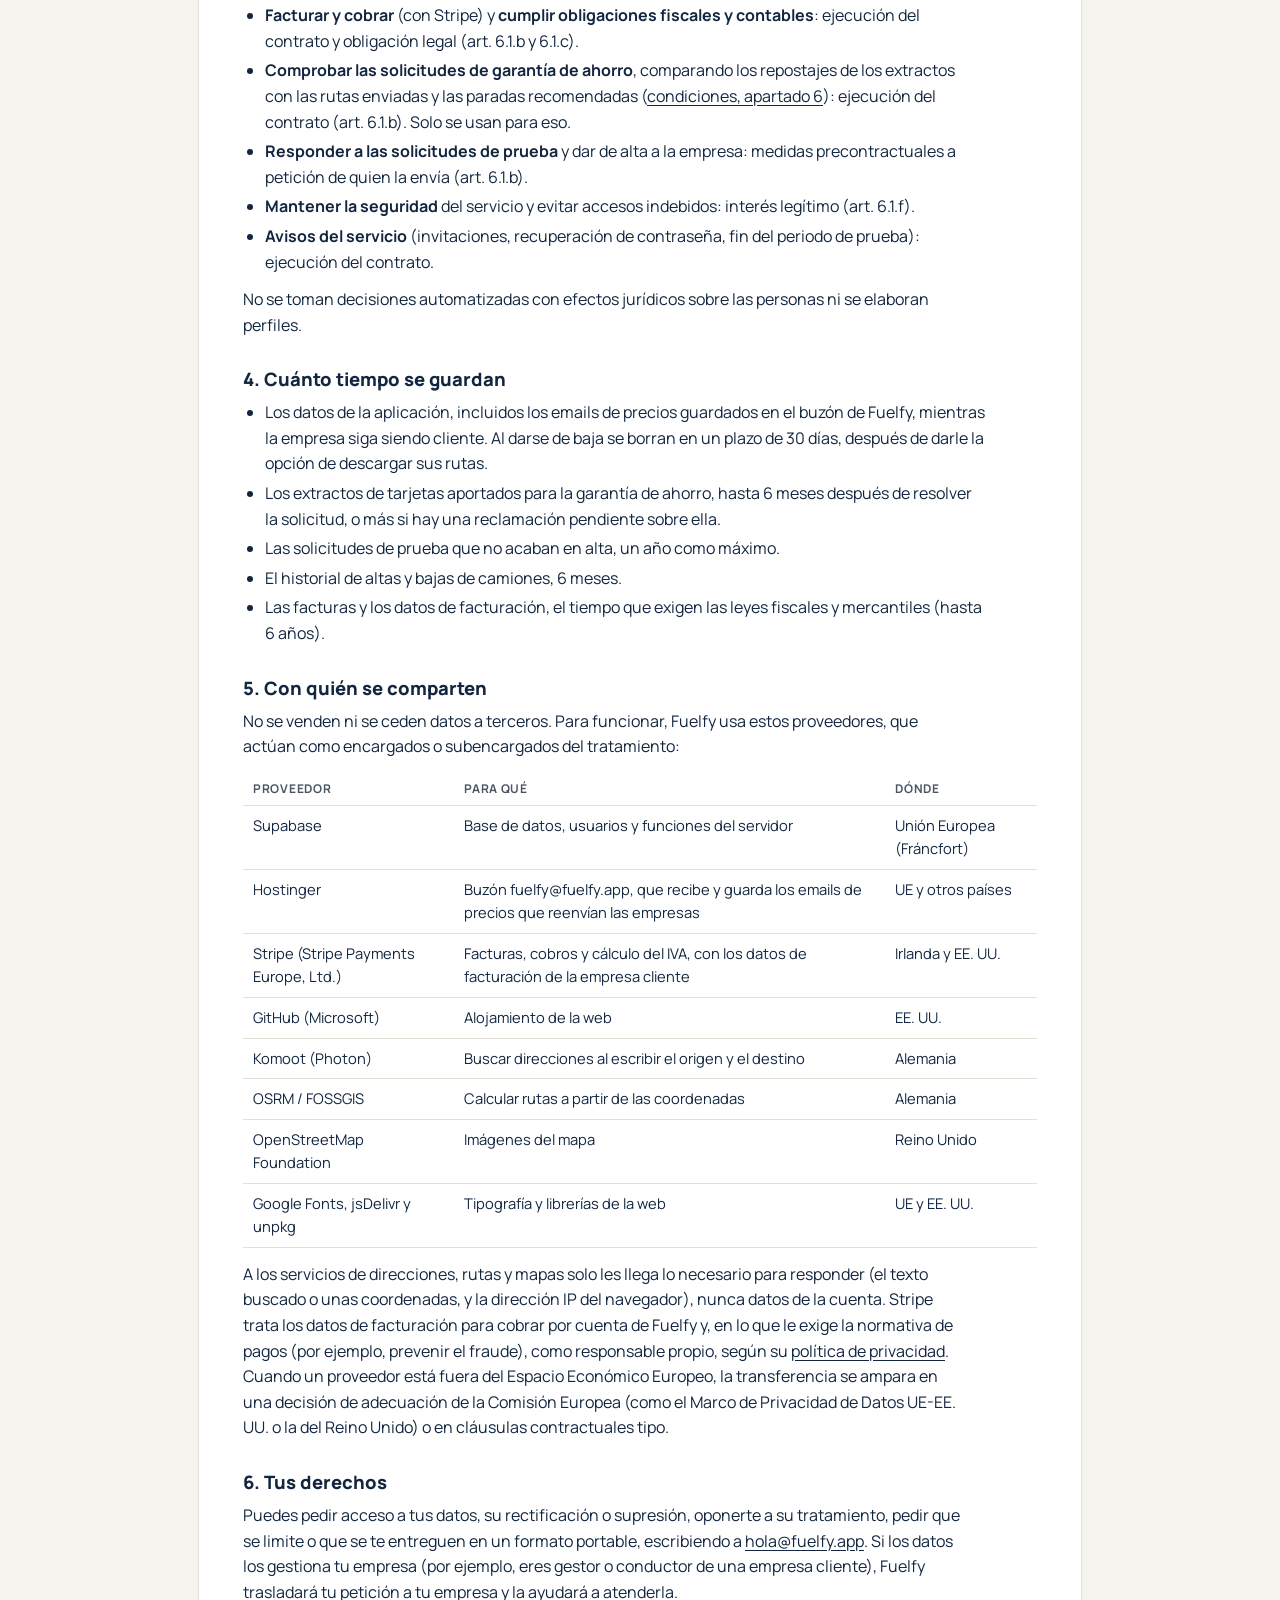
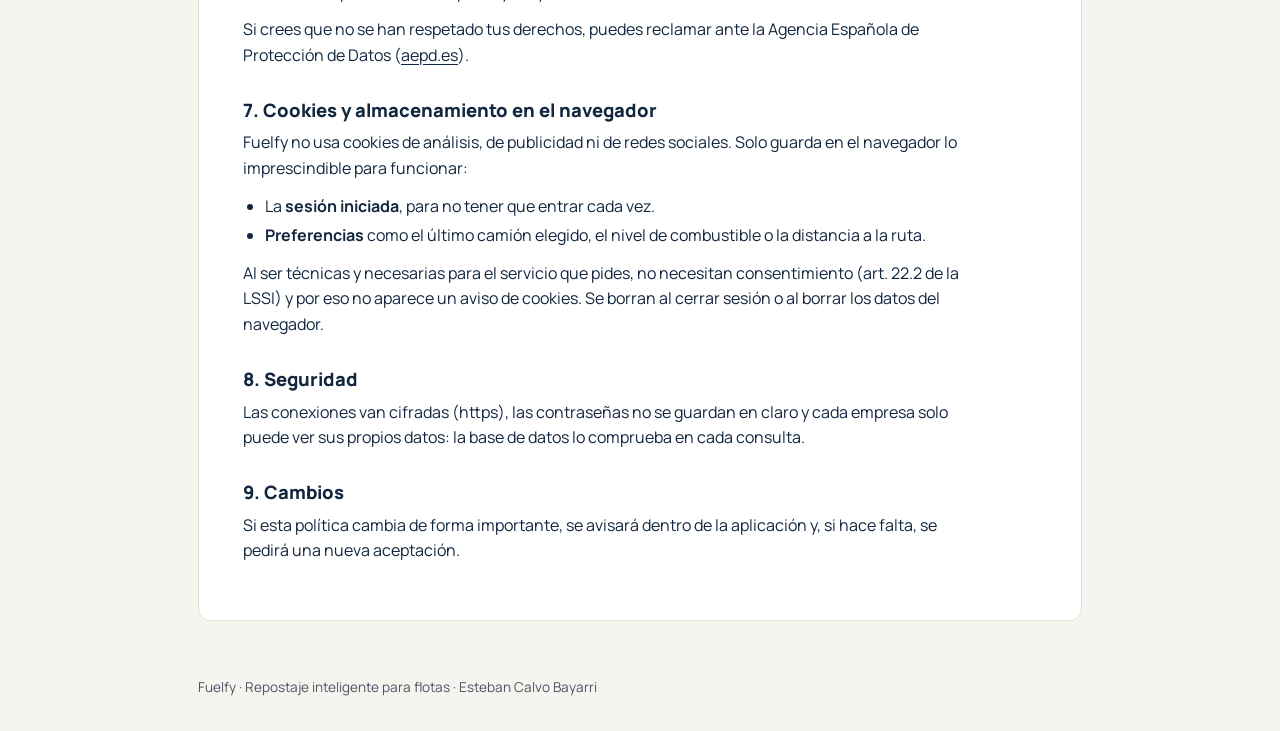
<file: docs/legal/privacidad.html>
<!doctype html>
<html lang="es">
<head>
<meta charset="utf-8">
<meta name="viewport" content="width=device-width, initial-scale=1, viewport-fit=cover">
<title>Privacidad y cookies · Fuelfy</title>
<meta name="description" content="Qué datos trata Fuelfy, para qué, con quién se comparten y cómo ejercer tus derechos.">
<link rel="icon" href="../iconos/icono-192.png">
<link rel="preconnect" href="https://fonts.googleapis.com">
<link rel="stylesheet" href="https://fonts.googleapis.com/css2?family=Manrope:wght@500;600;700;800&display=swap">
<link rel="stylesheet" href="legal.css">
</head>
<body>
<header class="cab"><div class="cab-in">
  <a href="../" aria-label="Fuelfy, volver a la app"><svg width="34" height="28" viewBox="0 0 120 100" aria-hidden="true"><defs><clipPath id="lg"><rect x="19" y="18" width="26" height="24" rx="6"/></clipPath></defs><rect x="10" y="8" width="44" height="80" rx="11" fill="#FFFFFF"/><rect x="19" y="18" width="26" height="24" rx="6" fill="#12263F"/><rect x="19" y="31" width="26" height="11" fill="#F2A900" clip-path="url(#lg)"/><path d="M54 30C76 30 84 42 80 56" fill="none" stroke="#FFFFFF" stroke-width="6.5" stroke-linecap="round"/><path d="M80 56C76 70 86 84 102 85" fill="none" stroke="#FFFFFF" stroke-width="4.5" stroke-linecap="round" stroke-dasharray="0.5 9"/><circle cx="109" cy="85" r="7.5" fill="#F2A900"/></svg><span class="wm">fuelfy<i>.</i></span></a>
  <a class="volver" href="../">Volver a Fuelfy</a>
</div></header>
<nav class="textos" aria-label="Textos legales"><ul><li><a href="aviso-legal.html">Aviso legal</a></li><li><a href="privacidad.html" aria-current="page">Privacidad y cookies</a></li><li><a href="condiciones.html">Condiciones de uso y contratación</a></li></ul></nav>
<main><article>
<h1>Privacidad y cookies</h1>
<p class="fecha">Versión 1.2 · Última actualización: 16 de noviembre de 2026</p>

<div class="resumen">
<p><b>En resumen:</b> Fuelfy solo trata los datos necesarios para que las empresas de transporte usen el servicio. No vende datos, no muestra publicidad y no usa cookies de análisis ni de publicidad. La base de datos está en la Unión Europea (Fráncfort, Alemania) y los cobros los gestiona Stripe.</p>
</div>

<h2>1. Quién es el responsable</h2>
<p>Esteban Calvo Bayarri, con NIF 24394566F y domicilio en Calle Quart 120, 46008 Valencia (España). Para cualquier cuestión sobre tus datos puedes escribir a <a href="mailto:hola@fuelfy.app">hola@fuelfy.app</a>.</p>
<p>Fuelfy trata datos en dos papeles distintos:</p>
<ul>
  <li><b>Como responsable</b>, de los datos de contacto y facturación de las empresas clientes y de sus gestores, para gestionar la relación comercial, y de los extractos de tarjetas de carburante que una empresa aporte al pedir la garantía de ahorro.</li>
  <li><b>Como encargado del tratamiento</b>, de los datos que cada empresa introduce en la aplicación (sus usuarios, camiones, rutas y los emails de precios que reenvía). En ese caso la responsable es la empresa cliente, y Fuelfy solo los trata siguiendo sus instrucciones, según el <a href="condiciones.html#encargo">Anexo de encargo del tratamiento</a>.</li>
</ul>

<h2>2. Qué datos se tratan</h2>
<div class="tabla"><table>
<thead><tr><th>Datos</th><th>Ejemplos</th><th>De dónde salen</th></tr></thead>
<tbody>
<tr><td>Cuenta de usuario</td><td>Email, nombre, rol (gestor o conductor), fecha del último acceso</td><td>Los da de alta el titular o el gestor de la empresa</td></tr>
<tr><td>Empresa y facturación</td><td>Razón social, CIF, dirección fiscal, email para las facturas, forma de pago, camiones dados de alta y de baja, importes, facturas y cobros</td><td>La empresa cliente; las facturas y los cobros, Stripe</td></tr>
<tr><td>Flota</td><td>Matrícula, descripción, capacidad del depósito y consumo de cada camión</td><td>El gestor, en la pestaña Flota</td></tr>
<tr><td>Rutas enviadas</td><td>Origen, destino, kilómetros, estación elegida, litros, precio, ahorro estimado y el usuario que la envió</td><td>Se guardan al pulsar «Enviar por WhatsApp»</td></tr>
<tr><td>Emails de precios</td><td>El contenido de los emails que la empresa reenvía desde sus proveedores, que puede incluir nombres, firmas y teléfonos de quien los envía</td><td>Los reenvíos de la empresa a su dirección de Fuelfy</td></tr>
<tr><td>Extractos de tarjetas de carburante</td><td>Fecha, estación, matrícula, litros e importe de cada repostaje de los tres primeros meses; pueden incluir el nombre del conductor si aparece en el extracto</td><td>La empresa cliente, solo si pide la garantía de ahorro</td></tr>
<tr><td>Solicitudes de prueba</td><td>Nombre, empresa, email, teléfono, número de camiones, tarjetas que usa y el mensaje que escriba</td><td>El formulario de prueba de la web</td></tr>
<tr><td>Datos técnicos</td><td>Sesión iniciada y preferencias guardadas en el navegador</td><td>El propio navegador</td></tr>
</tbody></table></div>
<p>Fuelfy no pide ni trata datos especialmente protegidos, ni la ubicación en tiempo real de los camiones. El mensaje de WhatsApp lo envía el gestor desde su propio teléfono u ordenador: Fuelfy prepara el texto pero no lo envía ni lo lee.</p>

<h2>3. Para qué y con qué base legal</h2>
<ul>
  <li><b>Prestar el servicio</b> (mostrar precios, calcular rutas, guardar envíos e informes de ahorro): ejecución del contrato con la empresa cliente (art. 6.1.b del RGPD).</li>
  <li><b>Facturar y cobrar</b> (con Stripe) y <b>cumplir obligaciones fiscales y contables</b>: ejecución del contrato y obligación legal (art. 6.1.b y 6.1.c).</li>
  <li><b>Comprobar las solicitudes de garantía de ahorro</b>, comparando los repostajes de los extractos con las rutas enviadas y las paradas recomendadas (<a href="condiciones.html#garantia">condiciones, apartado 6</a>): ejecución del contrato (art. 6.1.b). Solo se usan para eso.</li>
  <li><b>Responder a las solicitudes de prueba</b> y dar de alta a la empresa: medidas precontractuales a petición de quien la envía (art. 6.1.b).</li>
  <li><b>Mantener la seguridad</b> del servicio y evitar accesos indebidos: interés legítimo (art. 6.1.f).</li>
  <li><b>Avisos del servicio</b> (invitaciones, recuperación de contraseña, fin del periodo de prueba): ejecución del contrato.</li>
</ul>
<p>No se toman decisiones automatizadas con efectos jurídicos sobre las personas ni se elaboran perfiles.</p>

<h2>4. Cuánto tiempo se guardan</h2>
<ul>
  <li>Los datos de la aplicación, incluidos los emails de precios guardados en el buzón de Fuelfy, mientras la empresa siga siendo cliente. Al darse de baja se borran en un plazo de 30 días, después de darle la opción de descargar sus rutas.</li>
  <li>Los extractos de tarjetas aportados para la garantía de ahorro, hasta 6 meses después de resolver la solicitud, o más si hay una reclamación pendiente sobre ella.</li>
  <li>Las solicitudes de prueba que no acaban en alta, un año como máximo.</li>
  <li>El historial de altas y bajas de camiones, 6 meses.</li>
  <li>Las facturas y los datos de facturación, el tiempo que exigen las leyes fiscales y mercantiles (hasta 6 años).</li>
</ul>

<h2>5. Con quién se comparten</h2>
<p>No se venden ni se ceden datos a terceros. Para funcionar, Fuelfy usa estos proveedores, que actúan como encargados o subencargados del tratamiento:</p>
<div class="tabla"><table>
<thead><tr><th>Proveedor</th><th>Para qué</th><th>Dónde</th></tr></thead>
<tbody>
<tr><td>Supabase</td><td>Base de datos, usuarios y funciones del servidor</td><td>Unión Europea (Fráncfort)</td></tr>
<tr><td>Hostinger</td><td>Buzón fuelfy@fuelfy.app, que recibe y guarda los emails de precios que reenvían las empresas</td><td>UE y otros países</td></tr>
<tr><td>Stripe (Stripe Payments Europe, Ltd.)</td><td>Facturas, cobros y cálculo del IVA, con los datos de facturación de la empresa cliente</td><td>Irlanda y EE. UU.</td></tr>
<tr><td>GitHub (Microsoft)</td><td>Alojamiento de la web</td><td>EE. UU.</td></tr>
<tr><td>Komoot (Photon)</td><td>Buscar direcciones al escribir el origen y el destino</td><td>Alemania</td></tr>
<tr><td>OSRM / FOSSGIS</td><td>Calcular rutas a partir de las coordenadas</td><td>Alemania</td></tr>
<tr><td>OpenStreetMap Foundation</td><td>Imágenes del mapa</td><td>Reino Unido</td></tr>
<tr><td>Google Fonts, jsDelivr y unpkg</td><td>Tipografía y librerías de la web</td><td>UE y EE. UU.</td></tr>
</tbody></table></div>
<p>A los servicios de direcciones, rutas y mapas solo les llega lo necesario para responder (el texto buscado o unas coordenadas, y la dirección IP del navegador), nunca datos de la cuenta. Stripe trata los datos de facturación para cobrar por cuenta de Fuelfy y, en lo que le exige la normativa de pagos (por ejemplo, prevenir el fraude), como responsable propio, según su <a href="https://stripe.com/es/privacy" rel="noopener">política de privacidad</a>. Cuando un proveedor está fuera del Espacio Económico Europeo, la transferencia se ampara en una decisión de adecuación de la Comisión Europea (como el Marco de Privacidad de Datos UE-EE. UU. o la del Reino Unido) o en cláusulas contractuales tipo.</p>

<h2>6. Tus derechos</h2>
<p>Puedes pedir acceso a tus datos, su rectificación o supresión, oponerte a su tratamiento, pedir que se limite o que se te entreguen en un formato portable, escribiendo a <a href="mailto:hola@fuelfy.app">hola@fuelfy.app</a>. Si los datos los gestiona tu empresa (por ejemplo, eres gestor o conductor de una empresa cliente), Fuelfy trasladará tu petición a tu empresa y la ayudará a atenderla.</p>
<p>Si crees que no se han respetado tus derechos, puedes reclamar ante la Agencia Española de Protección de Datos (<a href="https://www.aepd.es" rel="noopener">aepd.es</a>).</p>

<h2 id="cookies">7. Cookies y almacenamiento en el navegador</h2>
<p>Fuelfy no usa cookies de análisis, de publicidad ni de redes sociales. Solo guarda en el navegador lo imprescindible para funcionar:</p>
<ul>
  <li>La <b>sesión iniciada</b>, para no tener que entrar cada vez.</li>
  <li><b>Preferencias</b> como el último camión elegido, el nivel de combustible o la distancia a la ruta.</li>
</ul>
<p>Al ser técnicas y necesarias para el servicio que pides, no necesitan consentimiento (art. 22.2 de la LSSI) y por eso no aparece un aviso de cookies. Se borran al cerrar sesión o al borrar los datos del navegador.</p>

<h2>8. Seguridad</h2>
<p>Las conexiones van cifradas (https), las contraseñas no se guardan en claro y cada empresa solo puede ver sus propios datos: la base de datos lo comprueba en cada consulta.</p>

<h2>9. Cambios</h2>
<p>Si esta política cambia de forma importante, se avisará dentro de la aplicación y, si hace falta, se pedirá una nueva aceptación.</p>

</article></main>
<footer>Fuelfy · Repostaje inteligente para flotas · Esteban Calvo Bayarri</footer>
</body>
</html>
</file>
<file: docs/legal/legal.css>
/* Textos legales de Fuelfy: lectura cómoda, misma marca que la app */
:root {
  --bg: #F6F4EF; --panel: #FFFFFF; --ink: #12263F; --muted: #4A5563; --line: #E4E0D6;
  --accent: #F2A900; --accent-soft: #FDF3D6; --accent-line: #F0D78F;
  --f: "Manrope", system-ui, -apple-system, "Segoe UI", sans-serif;
  color-scheme: light;
}
* { box-sizing: border-box; }
html, body { margin: 0; }
body { background: var(--bg); color: var(--ink); font: 16px/1.6 var(--f); }
a { color: var(--ink); text-underline-offset: 3px; }
a:hover { color: #0B1A2C; }
a:focus-visible { outline: 2px solid var(--accent); outline-offset: 2px; }
.cab { background: var(--ink); color: #FFFFFF; padding-block: 14px; padding-left: max(18px, env(safe-area-inset-left)); padding-right: max(18px, env(safe-area-inset-right)); }
.cab-in { max-width: 920px; margin: 0 auto; display: flex; align-items: center; justify-content: space-between; gap: 12px; flex-wrap: wrap; }
.cab a { color: #FFFFFF; text-decoration: none; display: inline-flex; align-items: center; gap: 8px; }
.cab .wm { font: 800 1.45rem/.85 var(--f); letter-spacing: -.045em; }
.cab .wm i { font-style: normal; color: var(--accent); }
.cab .volver { font-weight: 600; font-size: .9rem; border: 1px solid rgba(255,255,255,.45); border-radius: 6px; padding: 5px 10px; }
.cab .volver:hover { background: rgba(255,255,255,.12); }
nav.textos { border-bottom: 1px solid var(--line); background: var(--panel); padding-left: max(18px, env(safe-area-inset-left)); padding-right: max(18px, env(safe-area-inset-right)); }
nav.textos ul { max-width: 920px; margin: 0 auto; padding: 0; list-style: none; display: flex; gap: 4px; flex-wrap: wrap; }
nav.textos a { display: block; padding: 10px 12px; font-weight: 600; font-size: .92rem; color: var(--muted); text-decoration: none; border-bottom: 3px solid transparent; }
nav.textos a[aria-current="page"] { color: var(--ink); border-bottom-color: var(--accent); }
main { max-width: 920px; margin: 0 auto; padding-block: 32px 56px; padding-left: max(18px, env(safe-area-inset-left)); padding-right: max(18px, env(safe-area-inset-right)); }
article { background: var(--panel); border: 1px solid var(--line); border-radius: 12px; padding: clamp(20px, 4vw, 44px); }
h1 { font: 800 clamp(1.7rem, 4vw, 2.3rem)/1.15 var(--f); letter-spacing: -.02em; margin: 0 0 6px; text-wrap: balance; }
.fecha { color: var(--muted); font-size: .9rem; margin: 0 0 24px; }
h2 { font: 800 1.15rem/1.3 var(--f); margin: 30px 0 8px; text-wrap: balance; }
h3 { font: 700 1rem/1.3 var(--f); margin: 20px 0 6px; }
p, li { max-width: 72ch; }
p { margin: 0 0 12px; }
ul, ol { margin: 0 0 12px; padding-left: 22px; }
li { margin-bottom: 4px; }
.resumen { background: var(--accent-soft); border: 1px solid var(--accent-line); border-radius: 10px; padding: 14px 16px; margin-bottom: 8px; }
.resumen p:last-child, .resumen ul:last-child { margin-bottom: 0; }
.tabla { overflow-x: auto; margin: 8px 0 14px; }
table { border-collapse: collapse; width: 100%; font-size: .92rem; }
th, td { text-align: left; padding: 8px 10px; border-bottom: 1px solid var(--line); vertical-align: top; }
th { font: 700 .75rem var(--f); letter-spacing: .06em; text-transform: uppercase; color: var(--muted); }
td.num { text-align: right; font-variant-numeric: tabular-nums; white-space: nowrap; }
mark.falta { background: #FFE08A; color: var(--ink); padding: 0 4px; border-radius: 3px; font-weight: 700; }
footer { max-width: 920px; margin: 0 auto; padding: 0 18px 32px; color: var(--muted); font-size: .85rem; }
/* tabla de planes: en el móvil se desplaza de lado en lugar de apretar el texto */
.tabla table.planes { min-width: 600px; }
.tabla table.planes td:first-child { min-width: 150px; }
.tabla table.planes th, .tabla table.planes td { text-align: left; }
</file>
